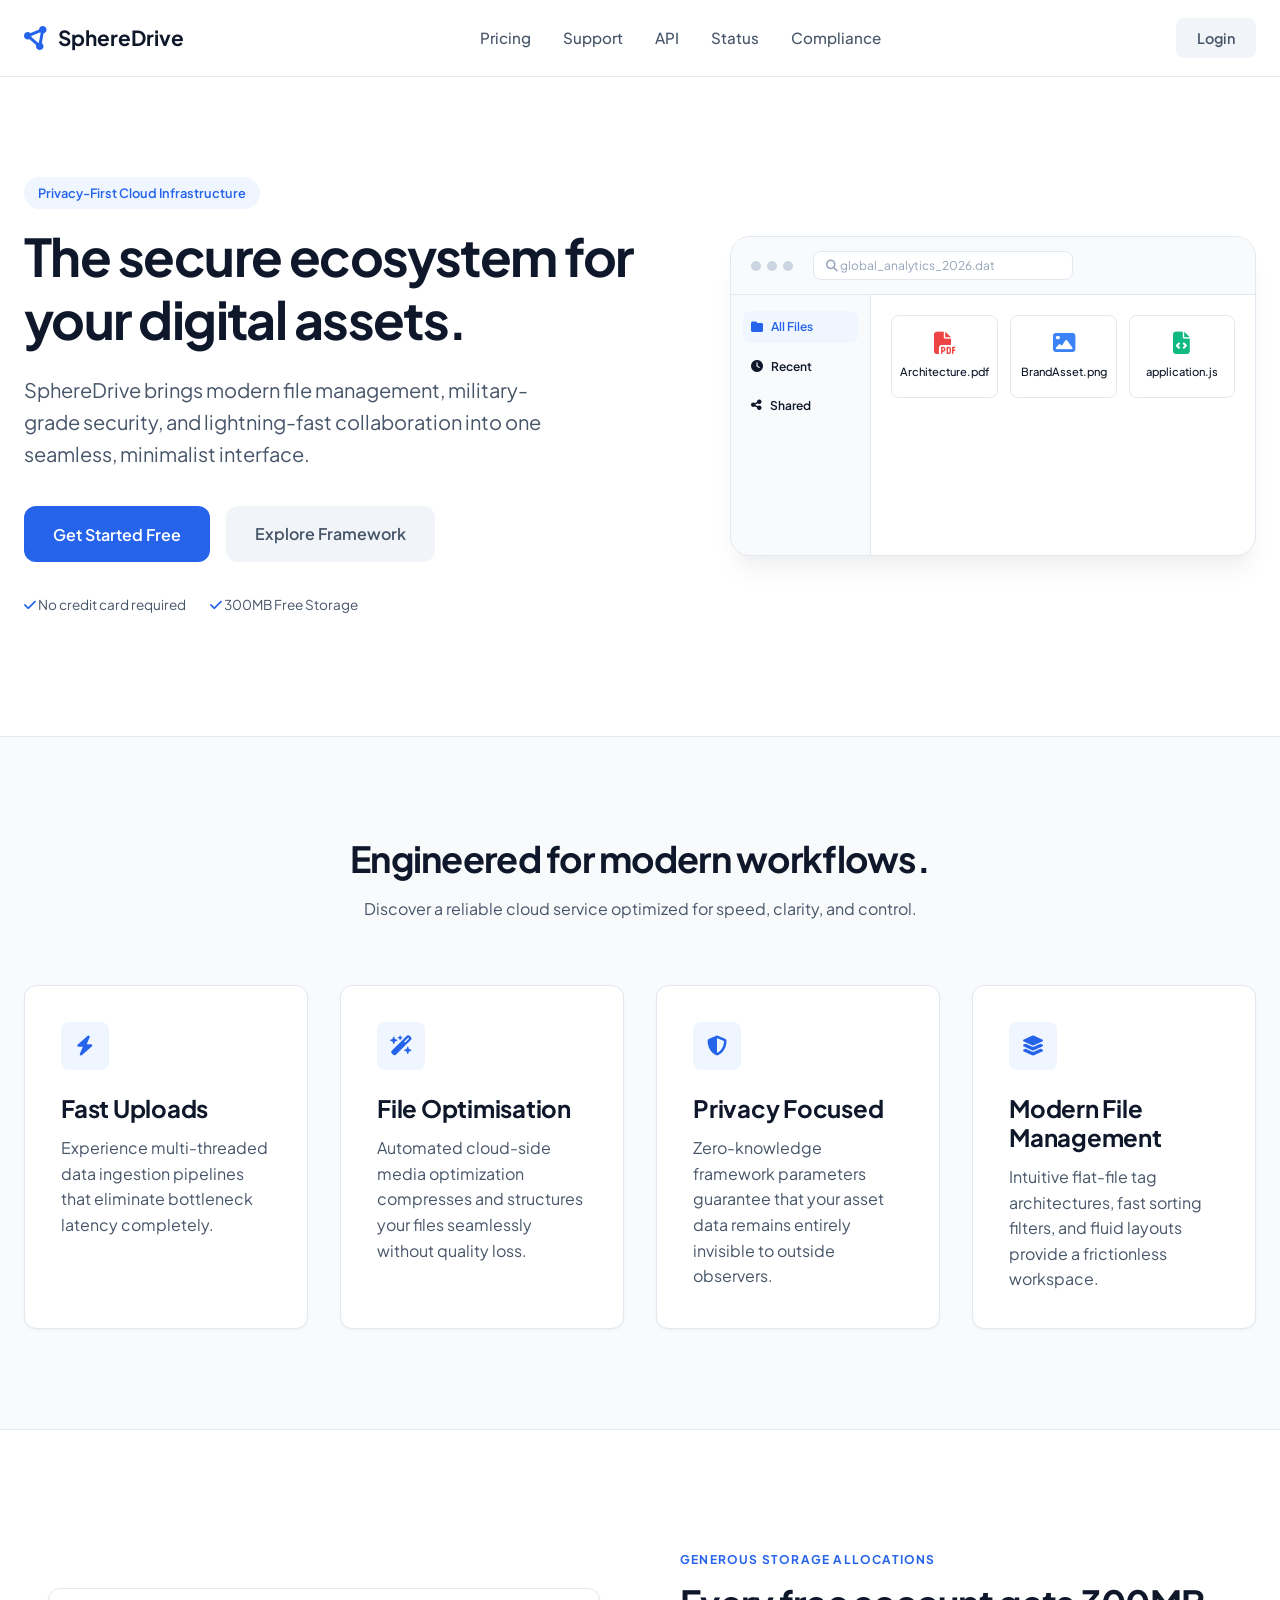
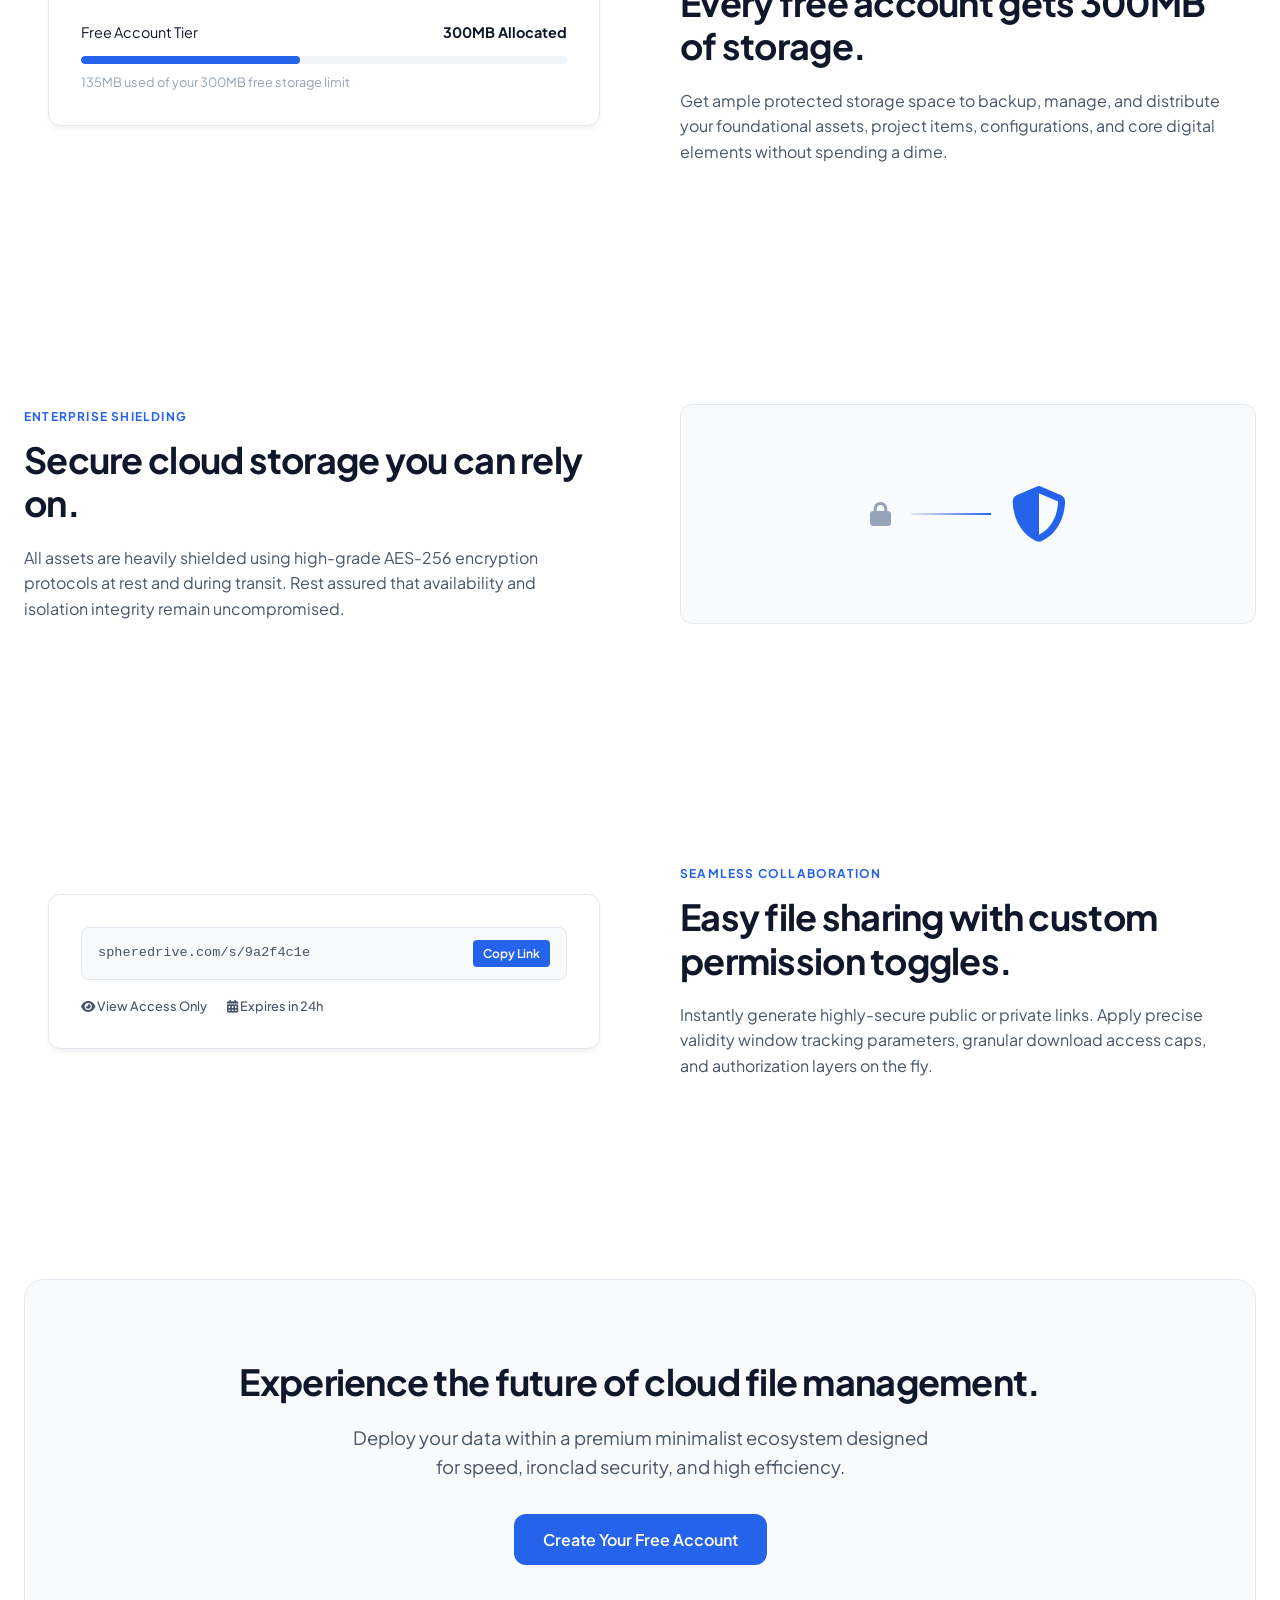
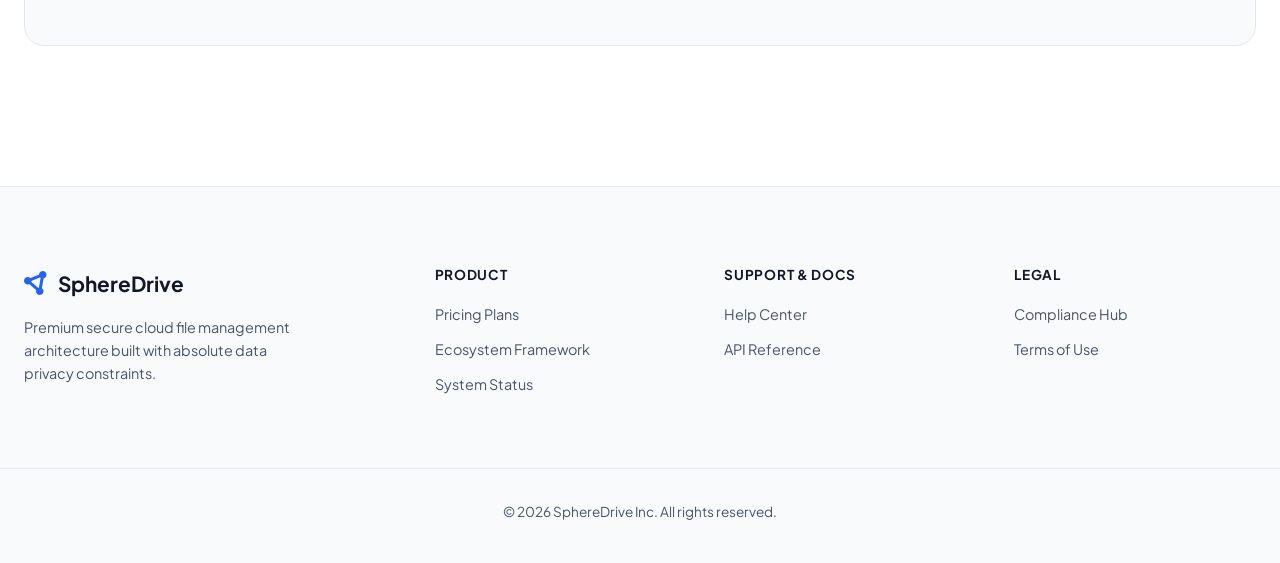
<file: index.html>
<!DOCTYPE html>
<html lang="en">
<head>
    <meta charset="UTF-8">
    <meta name="viewport" content="width=device-width, initial-scale=1.0">
    <title>SphereDrive | Secure Cloud File Management</title>
    <link rel="preconnect" href="https://fonts.googleapis.com">
    <link rel="preconnect" href="https://fonts.gstatic.com" crossorigin>
    <link href="https://fonts.googleapis.com/css2?family=Plus+Jakarta+Sans:wght@400;500;600;700&display=swap" rel="stylesheet">
    <link rel="stylesheet" href="https://cdnjs.cloudflare.com/ajax/libs/font-awesome/6.4.0/css/all.min.css">
    <link rel="stylesheet" href="/styles.css">
</head>
<body>
    <header class="header">
        <div class="nav-container container">
            <a href="index.html" id="logo-link" class="logo">
                <i class="fa-solid fa-circle-nodes logo-icon"></i>
                <span>SphereDrive</span>
            </a>
            <nav class="nav-menu">
                <a href="/pricing/" class="nav-link">Pricing</a>
                <a href="/support/" class="nav-link">Support</a>
                <a href="/api-documentation/" class="nav-link">API</a>
                <a href="/status/" class="nav-link">Status</a>
                <a href="/compliance/" class="nav-link">Compliance</a>
            </nav>
            <div class="nav-actions">
                <button id="nav-dynamic-btn" class="btn btn-primary">Login</button>
            </div>
        </div>
    </header>

    <main>
        <section class="hero-section container">
            <div class="hero-content">
                <span class="badge">Privacy-First Cloud Infrastructure</span>
                <h1>The secure ecosystem for your digital assets.</h1>
                <p class="hero-subtitle">SphereDrive brings modern file management, military-grade security, and lightning-fast collaboration into one seamless, minimalist interface.</p>
                <div class="hero-buttons">
                    <button class="btn btn-primary btn-lg auth-trigger-btn">Get Started Free</button>
                    <a href="framework.html" class="btn btn-secondary btn-lg">Explore Framework</a>
                </div>
                <div class="hero-meta">
                    <span><i class="fa-solid fa-check"></i> No credit card required</span>
                    <span><i class="fa-solid fa-check"></i> 300MB Free Storage</span>
                </div>
            </div>
            <div class="hero-preview">
                <div class="window-mockup">
                    <div class="window-header">
                        <div class="window-dots"><span class="dot"></span><span class="dot"></span><span class="dot"></span></div>
                        <div class="window-search"><i class="fa-solid fa-magnifying-glass"></i> global_analytics_2026.dat</div>
                    </div>
                    <div class="window-body">
                        <div class="mock-sidebar">
                            <div class="active"><i class="fa-solid fa-folder"></i> All Files</div>
                            <div><i class="fa-solid fa-clock"></i> Recent</div>
                            <div><i class="fa-solid fa-share-nodes"></i> Shared</div>
                        </div>
                        <div class="mock-content">
                            <div class="file-grid-mock">
                                <div class="file-card-mock"><i class="fa-solid fa-file-pdf pdf-icon"></i> Architecture.pdf</div>
                                <div class="file-card-mock"><i class="fa-solid fa-image img-icon"></i> BrandAsset.png</div>
                                <div class="file-card-mock"><i class="fa-solid fa-file-code code-icon"></i> application.js</div>
                            </div>
                        </div>
                    </div>
                </div>
            </div>
        </section>

        <section id="features" class="features-section">
            <div class="container">
                <div class="section-header">
                    <h2>Engineered for modern workflows.</h2>
                    <p>Discover a reliable cloud service optimized for speed, clarity, and control.</p>
                </div>
                <div class="features-grid">
                    <div class="feature-card">
                        <div class="feature-icon-wrapper"><i class="fa-solid fa-bolt"></i></div>
                        <h3>Fast Uploads</h3>
                        <p>Experience multi-threaded data ingestion pipelines that eliminate bottleneck latency completely.</p>
                    </div>
                    <div class="feature-card">
                        <div class="feature-icon-wrapper"><i class="fa-solid fa-wand-magic-sparkles"></i></div>
                        <h3>File Optimisation</h3>
                        <p>Automated cloud-side media optimization compresses and structures your files seamlessly without quality loss.</p>
                    </div>
                    <div class="feature-card">
                        <div class="feature-icon-wrapper"><i class="fa-solid fa-shield-halved"></i></div>
                        <h3>Privacy Focused</h3>
                        <p>Zero-knowledge framework parameters guarantee that your asset data remains entirely invisible to outside observers.</p>
                    </div>
                    <div class="feature-card">
                        <div class="feature-icon-wrapper"><i class="fa-solid fa-layer-group"></i></div>
                        <h3>Modern File Management</h3>
                        <p>Intuitive flat-file tag architectures, fast sorting filters, and fluid layouts provide a frictionless workspace.</p>
                    </div>
                </div>
            </div>
        </section>

        <section class="storage-section container">
            <div class="split-layout">
                <div class="split-image">
                    <div class="storage-visual-card">
                        <div class="storage-info">
                            <span>Free Account Tier</span>
                            <strong>300MB Allocated</strong>
                        </div>
                        <div class="progress-bar-container">
                            <div class="progress-bar" style="width: 45%;"></div>
                        </div>
                        <p class="storage-usage-text">135MB used of your 300MB free storage limit</p>
                    </div>
                </div>
                <div class="split-text">
                    <span class="section-label">Generous Storage Allocations</span>
                    <h2>Every free account gets 300MB of storage.</h2>
                    <p>Get ample protected storage space to backup, manage, and distribute your foundational assets, project items, configurations, and core digital elements without spending a dime.</p>
                </div>
            </div>
        </section>

        <section class="security-section">
            <div class="container split-layout reverse">
                <div class="split-image">
                    <div class="crypto-shield-box">
                        <i class="fa-solid fa-lock transient-icon"></i>
                        <div class="connection-line"></div>
                        <i class="fa-solid fa-shield-halved core-shield-icon"></i>
                    </div>
                </div>
                <div class="split-text">
                    <span class="section-label">Enterprise Shielding</span>
                    <h2>Secure cloud storage you can rely on.</h2>
                    <p>All assets are heavily shielded using high-grade AES-256 encryption protocols at rest and during transit. Rest assured that availability and isolation integrity remain uncompromised.</p>
                </div>
            </div>
        </section>

        <section class="sharing-section container">
            <div class="split-layout">
                <div class="split-image">
                    <div class="share-links-preview">
                        <div class="link-row">
                            <span class="link-text">spheredrive.com/s/9a2f4c1e</span>
                            <span class="copy-badge">Copy Link</span>
                        </div>
                        <div class="link-permissions">
                            <span><i class="fa-solid fa-eye"></i> View Access Only</span>
                            <span><i class="fa-solid fa-calendar-days"></i> Expires in 24h</span>
                        </div>
                    </div>
                </div>
                <div class="split-text">
                    <span class="section-label">Seamless Collaboration</span>
                    <h2>Easy file sharing with custom permission toggles.</h2>
                    <p>Instantly generate highly-secure public or private links. Apply precise validity window tracking parameters, granular download access caps, and authorization layers on the fly.</p>
                </div>
            </div>
        </section>

        <section class="cta-section container">
            <div class="cta-box">
                <h2>Experience the future of cloud file management.</h2>
                <p>Deploy your data within a premium minimalist ecosystem designed for speed, ironclad security, and high efficiency.</p>
                <button class="btn btn-primary btn-lg auth-trigger-btn">Create Your Free Account</button>
            </div>
        </section>
    </main>

    <footer class="footer">
        <div class="container footer-grid">
            <div class="footer-brand">
                <div class="logo">
                    <i class="fa-solid fa-circle-nodes logo-icon"></i>
                    <span>SphereDrive</span>
                </div>
                <p class="footer-desc">Premium secure cloud file management architecture built with absolute data privacy constraints.</p>
            </div>
            <div class="footer-links-col">
                <h4>Product</h4>
                <a href="/pricing/">Pricing Plans</a>
                <a href="/framework/">Ecosystem Framework</a>
                <a href="/status/">System Status</a>
            </div>
            <div class="footer-links-col">
                <h4>Support & Docs</h4>
                <a href="/support/">Help Center</a>
                <a href="/api-documentation/">API Reference</a>
            </div>
            <div class="footer-links-col">
                <h4>Legal</h4>
                <a href="/compliance/">Compliance Hub</a>
                <a href="/terms-of-use/">Terms of Use</a>
            </div>
        </div>
        <div class="container footer-bottom">
            <p>&copy; 2026 SphereDrive Inc. All rights reserved.</p>
        </div>
    </footer>

    <script>
  // Blokada dla programów typu curl oraz botów bez prawidłowego User-Agenta
  if (!navigator.userAgent || navigator.userAgent.includes("curl")) {
    document.write("<h1>403 Forbidden - Browser Verification Failed</h1>");
    window.stop();
  }
</script>

    <script type="module" src="JavaScript/main.js"></script>
</body>
</html>
</file>
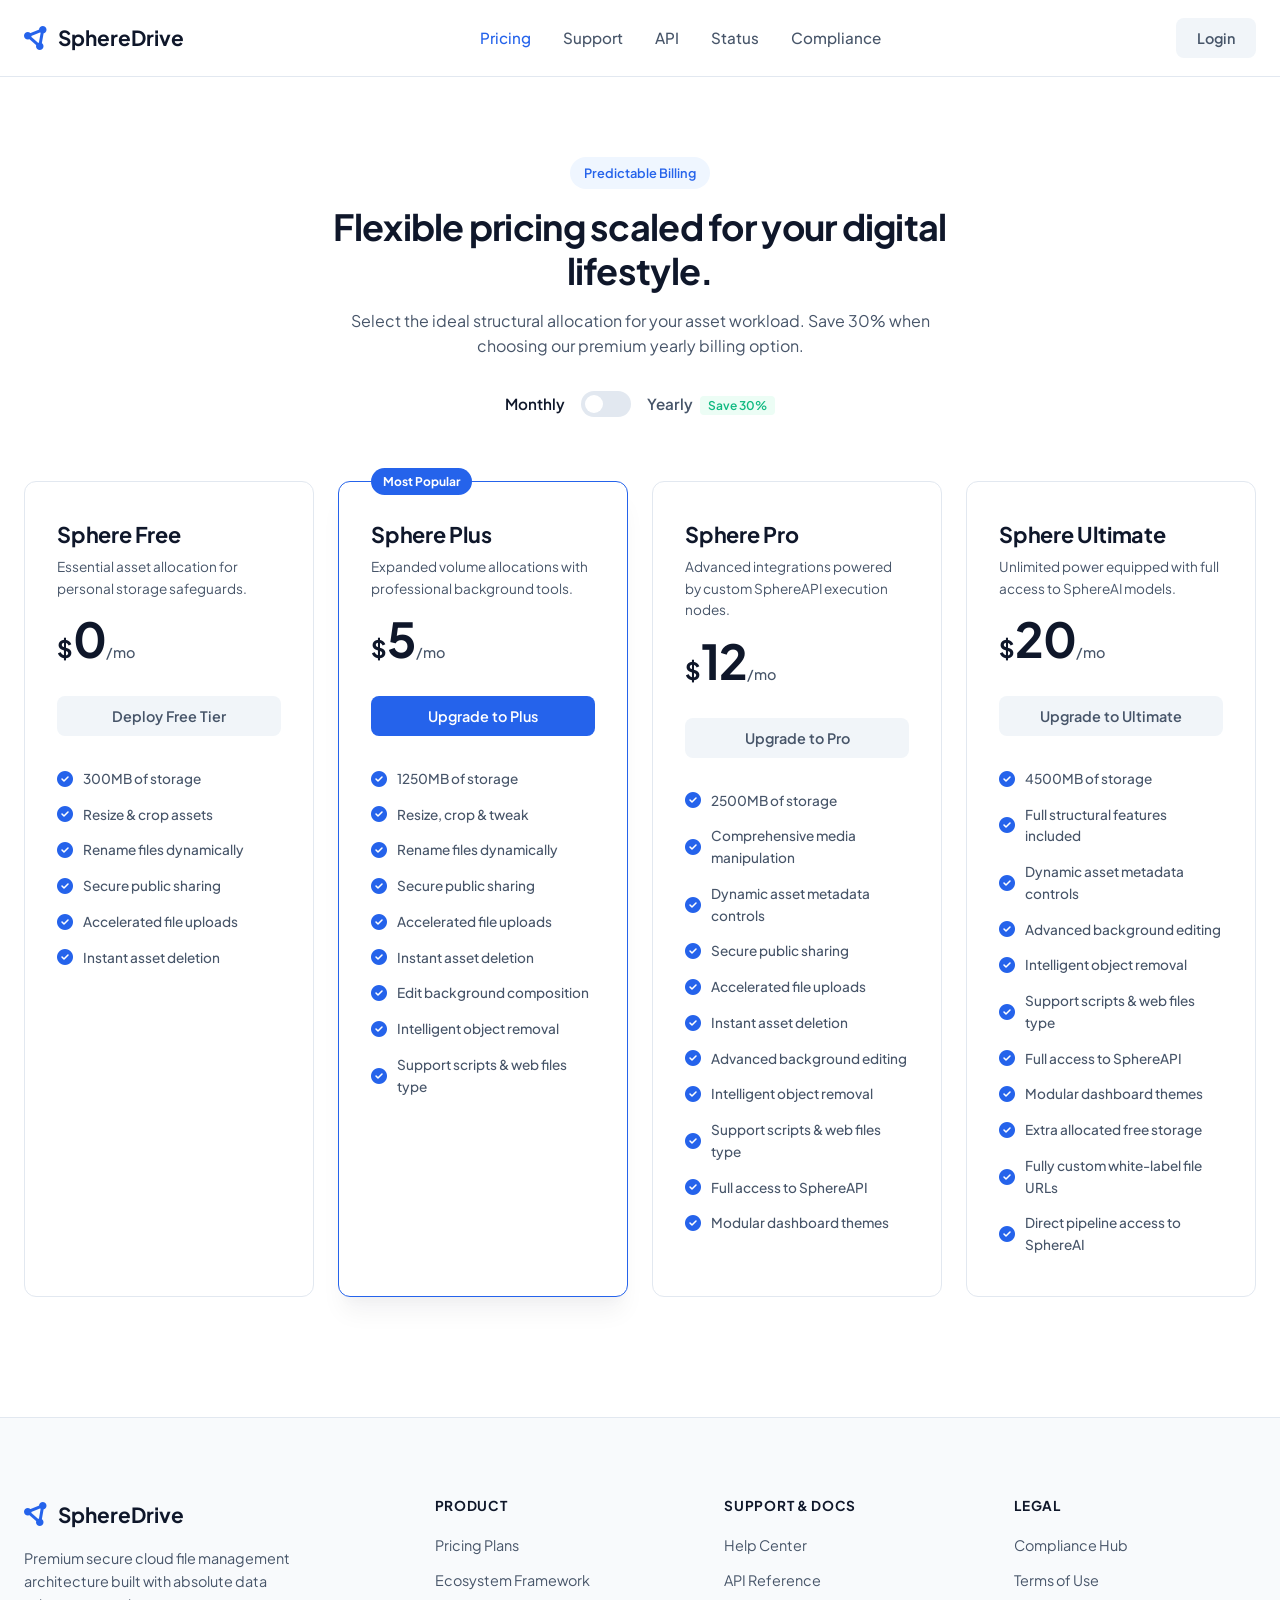
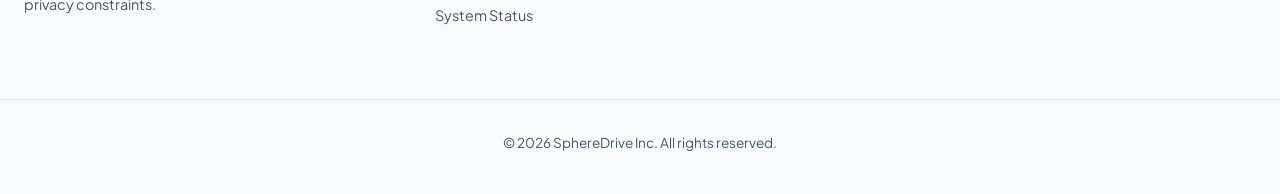
<file: pricing/index.html>
<!DOCTYPE html>
<html lang="en">
<head>
    <meta charset="UTF-8">
    <meta name="viewport" content="width=device-width, initial-scale=1.0">
    <title>Pricing Plans | SphereDrive</title>
    <link rel="preconnect" href="https://fonts.googleapis.com">
    <link rel="preconnect" href="https://fonts.gstatic.com" crossorigin>
    <link href="https://fonts.googleapis.com/css2?family=Plus+Jakarta+Sans:wght@400;500;600;700&display=swap" rel="stylesheet">
    <link rel="stylesheet" href="https://cdnjs.cloudflare.com/ajax/libs/font-awesome/6.4.0/css/all.min.css">
    <link rel="stylesheet" href="/styles.css">
</head>
<body>
    <header class="header">
        <div class="nav-container container">
            <a href="index.html" id="logo-link" class="logo">
                <i class="fa-solid fa-circle-nodes logo-icon"></i>
                <span>SphereDrive</span>
            </a>
            <nav class="nav-menu">
                <a href="pricing.html" class="nav-link active">Pricing</a>
                <a href="support.html" class="nav-link">Support</a>
                <a href="api-documentation.html" class="nav-link">API</a>
                <a href="status.html" class="nav-link">Status</a>
                <a href="compliance.html" class="nav-link">Compliance</a>
            </nav>
            <div class="nav-actions">
                <button id="nav-dynamic-btn" class="btn btn-primary">Login</button>
            </div>
        </div>
    </header>

    <main class="container page-spacing">
        <div class="section-header">
            <span class="badge">Predictable Billing</span>
            <h2>Flexible pricing scaled for your digital lifestyle.</h2>
            <p>Select the ideal structural allocation for your asset workload. Save 30% when choosing our premium yearly billing option.</p>
            
            <div class="pricing-toggle-container">
                <span id="billing-monthly-label" class="toggle-label active">Monthly</span>
                <label class="switch">
                    <input type="checkbox" id="pricing-toggle">
                    <span class="slider round"></span>
                </label>
                <span id="billing-yearly-label" class="toggle-label">Yearly <span class="discount-pill">Save 30%</span></span>
            </div>
        </div>

        <div class="pricing-cards-grid">
            <div class="pricing-card">
                <div class="card-header-block">
                    <h3>Sphere Free</h3>
                    <p class="plan-desc">Essential asset allocation for personal storage safeguards.</p>
                    <div class="price-display">
                        <span class="currency">$</span>
                        <span class="amount" data-monthly="0" data-yearly="0">0</span>
                        <span class="period">/mo</span>
                    </div>
                </div>
                <button class="btn btn-secondary full-width auth-trigger-btn">Deploy Free Tier</button>
                <ul class="plan-features-list">
                    <li><i class="fa-solid fa-circle-check"></i> 300MB of storage</li>
                    <li><i class="fa-solid fa-circle-check"></i> Resize & crop assets</li>
                    <li><i class="fa-solid fa-circle-check"></i> Rename files dynamically</li>
                    <li><i class="fa-solid fa-circle-check"></i> Secure public sharing</li>
                    <li><i class="fa-solid fa-circle-check"></i> Accelerated file uploads</li>
                    <li><i class="fa-solid fa-circle-check"></i> Instant asset deletion</li>
                </ul>
            </div>

            <div class="pricing-card highlighted">
                <div class="card-header-block">
                    <span class="popular-badge">Most Popular</span>
                    <h3>Sphere Plus</h3>
                    <p class="plan-desc">Expanded volume allocations with professional background tools.</p>
                    <div class="price-display">
                        <span class="currency">$</span>
                        <span class="amount" data-monthly="5" data-yearly="3.50">5</span>
                        <span class="period">/mo</span>
                    </div>
                </div>
                <button class="btn btn-primary full-width auth-trigger-btn">Upgrade to Plus</button>
                <ul class="plan-features-list">
                    <li><i class="fa-solid fa-circle-check"></i> 1250MB of storage</li>
                    <li><i class="fa-solid fa-circle-check"></i> Resize, crop & tweak</li>
                    <li><i class="fa-solid fa-circle-check"></i> Rename files dynamically</li>
                    <li><i class="fa-solid fa-circle-check"></i> Secure public sharing</li>
                    <li><i class="fa-solid fa-circle-check"></i> Accelerated file uploads</li>
                    <li><i class="fa-solid fa-circle-check"></i> Instant asset deletion</li>
                    <li><i class="fa-solid fa-circle-check"></i> Edit background composition</li>
                    <li><i class="fa-solid fa-circle-check"></i> Intelligent object removal</li>
                    <li><i class="fa-solid fa-circle-check"></i> Support scripts & web files type</li>
                </ul>
            </div>

            <div class="pricing-card">
                <div class="card-header-block">
                    <h3>Sphere Pro</h3>
                    <p class="plan-desc">Advanced integrations powered by custom SphereAPI execution nodes.</p>
                    <div class="price-display">
                        <span class="currency">$</span>
                        <span class="amount" data-monthly="12" data-yearly="8.40">12</span>
                        <span class="period">/mo</span>
                    </div>
                </div>
                <button class="btn btn-secondary full-width auth-trigger-btn">Upgrade to Pro</button>
                <ul class="plan-features-list">
                    <li><i class="fa-solid fa-circle-check"></i> 2500MB of storage</li>
                    <li><i class="fa-solid fa-circle-check"></i> Comprehensive media manipulation</li>
                    <li><i class="fa-solid fa-circle-check"></i> Dynamic asset metadata controls</li>
                    <li><i class="fa-solid fa-circle-check"></i> Secure public sharing</li>
                    <li><i class="fa-solid fa-circle-check"></i> Accelerated file uploads</li>
                    <li><i class="fa-solid fa-circle-check"></i> Instant asset deletion</li>
                    <li><i class="fa-solid fa-circle-check"></i> Advanced background editing</li>
                    <li><i class="fa-solid fa-circle-check"></i> Intelligent object removal</li>
                    <li><i class="fa-solid fa-circle-check"></i> Support scripts & web files type</li>
                    <li><i class="fa-solid fa-circle-check"></i> Full access to SphereAPI</li>
                    <li><i class="fa-solid fa-circle-check"></i> Modular dashboard themes</li>
                </ul>
            </div>

            <div class="pricing-card">
                <div class="card-header-block">
                    <h3>Sphere Ultimate</h3>
                    <p class="plan-desc">Unlimited power equipped with full access to SphereAI models.</p>
                    <div class="price-display">
                        <span class="currency">$</span>
                        <span class="amount" data-monthly="20" data-yearly="14.00">20</span>
                        <span class="period">/mo</span>
                    </div>
                </div>
                <button class="btn btn-secondary full-width auth-trigger-btn">Upgrade to Ultimate</button>
                <ul class="plan-features-list">
                    <li><i class="fa-solid fa-circle-check"></i> 4500MB of storage</li>
                    <li><i class="fa-solid fa-circle-check"></i> Full structural features included</li>
                    <li><i class="fa-solid fa-circle-check"></i> Dynamic asset metadata controls</li>
                    <li><i class="fa-solid fa-circle-check"></i> Advanced background editing</li>
                    <li><i class="fa-solid fa-circle-check"></i> Intelligent object removal</li>
                    <li><i class="fa-solid fa-circle-check"></i> Support scripts & web files type</li>
                    <li><i class="fa-solid fa-circle-check"></i> Full access to SphereAPI</li>
                    <li><i class="fa-solid fa-circle-check"></i> Modular dashboard themes</li>
                    <li><i class="fa-solid fa-circle-check"></i> Extra allocated free storage</li>
                    <li><i class="fa-solid fa-circle-check"></i> Fully custom white-label file URLs</li>
                    <li><i class="fa-solid fa-circle-check"></i> Direct pipeline access to SphereAI</li>
                </ul>
            </div>
        </div>
    </main>

    <footer class="footer">
        <div class="container footer-grid">
            <div class="footer-brand">
                <div class="logo"><i class="fa-solid fa-circle-nodes logo-icon"></i><span>SphereDrive</span></div>
                <p class="footer-desc">Premium secure cloud file management architecture built with absolute data privacy constraints.</p>
            </div>
            <div class="footer-links-col">
                <h4>Product</h4>
                <a href="pricing.html">Pricing Plans</a>
                <a href="framework.html">Ecosystem Framework</a>
                <a href="status.html">System Status</a>
            </div>
            <div class="footer-links-col">
                <h4>Support & Docs</h4>
                <a href="support.html">Help Center</a>
                <a href="api-documentation.html">API Reference</a>
            </div>
            <div class="footer-links-col">
                <h4>Legal</h4>
                <a href="compliance.html">Compliance Hub</a>
                <a href="terms-of-use.html">Terms of Use</a>
            </div>
        </div>
        <div class="container footer-bottom">
            <p>&copy; 2026 SphereDrive Inc. All rights reserved.</p>
        </div>
    </footer>

    <script type="module" src="/JavaScript/main.js"></script>
</body>
</html>
</file>
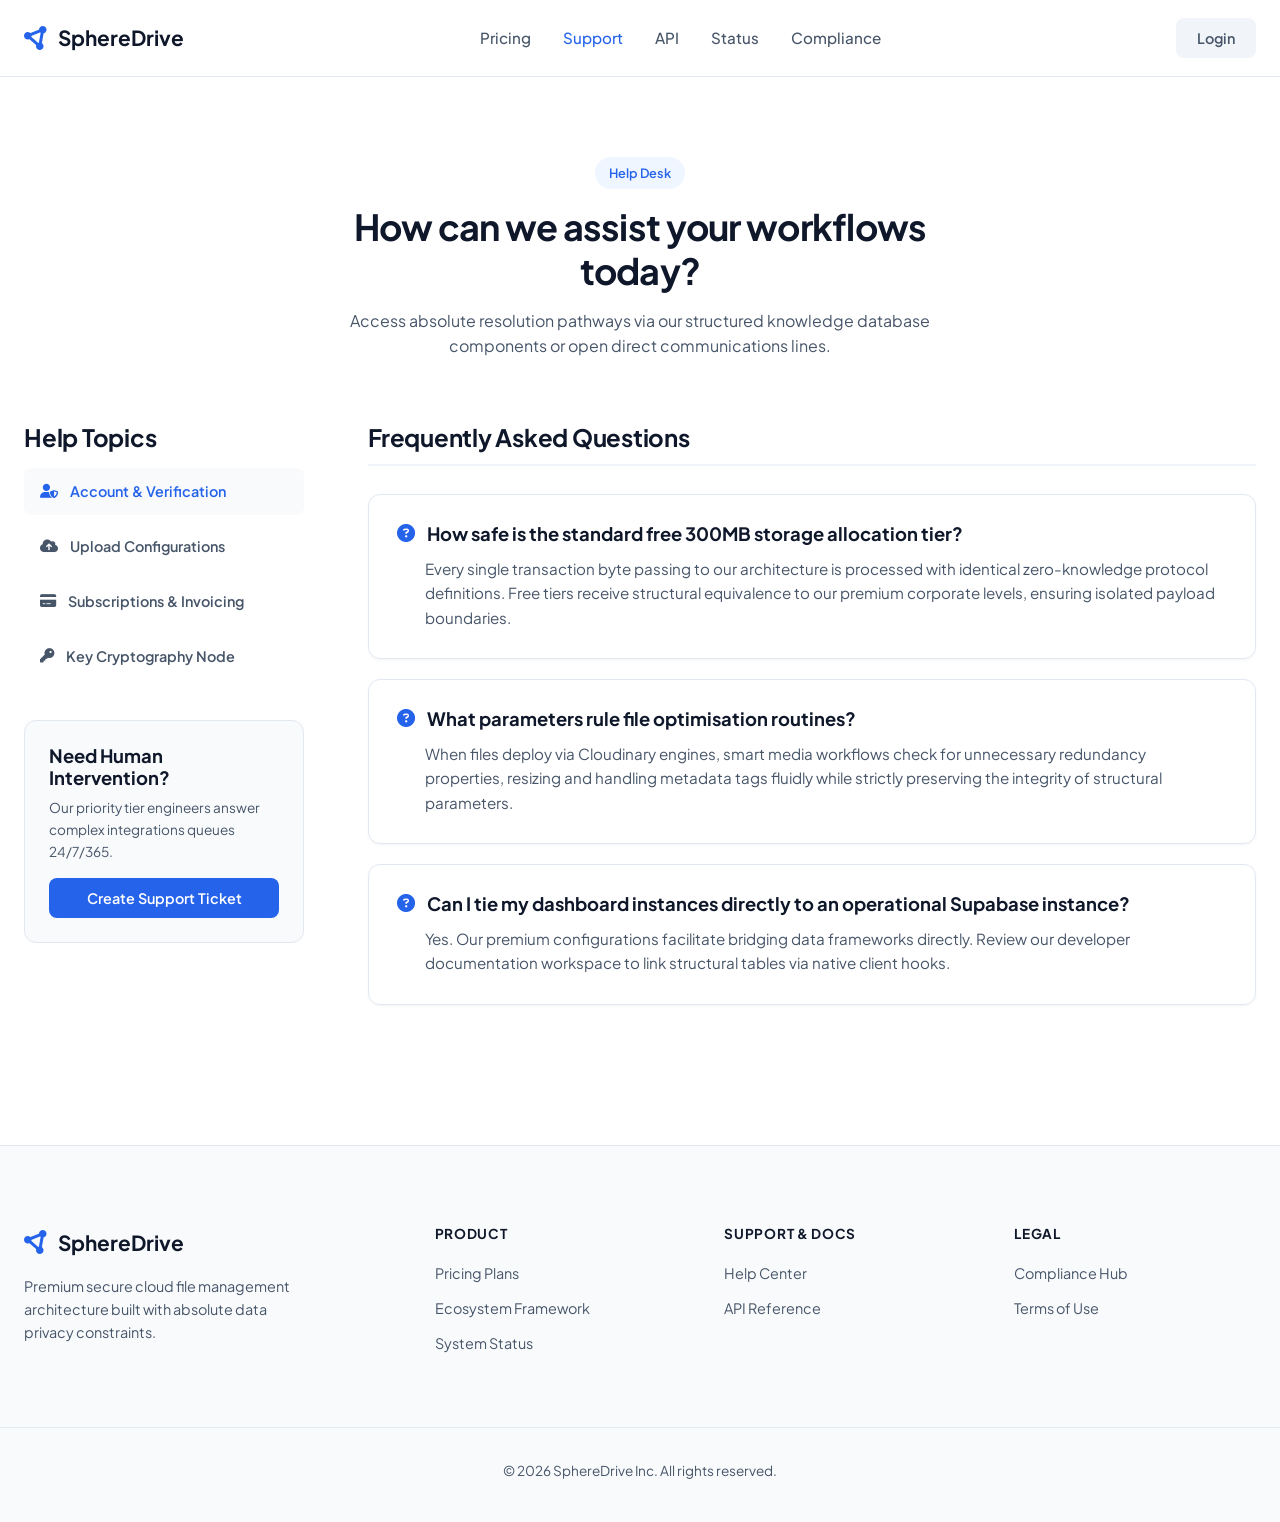
<file: support/index.html>
<!DOCTYPE html>
<html lang="en">
<head>
    <meta charset="UTF-8">
    <meta name="viewport" content="width=device-width, initial-scale=1.0">
    <title>Support Center | SphereDrive</title>
    <link rel="preconnect" href="https://fonts.googleapis.com">
    <link rel="preconnect" href="https://fonts.gstatic.com" crossorigin>
    <link href="https://fonts.googleapis.com/css2?family=Plus+Jakarta+Sans:wght@400;500;600;700&display=swap" rel="stylesheet">
    <link rel="stylesheet" href="https://cdnjs.cloudflare.com/ajax/libs/font-awesome/6.4.0/css/all.min.css">
    <link rel="stylesheet" href="/styles.css">
</head>
<body>
    <header class="header">
        <div class="nav-container container">
            <a href="/" id="logo-link" class="logo">
                <i class="fa-solid fa-circle-nodes logo-icon"></i>
                <span>SphereDrive</span>
            </a>
            <nav class="nav-menu">
                <a href="/pricing/" class="nav-link">Pricing</a>
                <a href="/support/" class="nav-link active">Support</a>
                <a href="/api-documentation/" class="nav-link">API</a>
                <a href="/status/" class="nav-link">Status</a>
                <a href="/compliance/" class="nav-link">Compliance</a>
            </nav>
            <div class="nav-actions">
                <button id="nav-dynamic-btn" class="btn btn-primary">Login</button>
            </div>
        </div>
    </header>

    <main class="container page-spacing">
        <div class="section-header">
            <span class="badge">Help Desk</span>
            <h2>How can we assist your workflows today?</h2>
            <p>Access absolute resolution pathways via our structured knowledge database components or open direct communications lines.</p>
        </div>

        <div class="support-grid">
            <div class="support-sidebar">
                <h3>Help Topics</h3>
                <ul class="support-topics-list">
                    <li class="active"><i class="fa-solid fa-user-shield"></i> Account & Verification</li>
                    <li><i class="fa-solid fa-cloud-arrow-up"></i> Upload Configurations</li>
                    <li><i class="fa-solid fa-credit-card"></i> Subscriptions & Invoicing</li>
                    <li><i class="fa-solid fa-key"></i> Key Cryptography Node</li>
                </ul>

                <div class="contact-card-box">
                    <h4>Need Human Intervention?</h4>
                    <p>Our priority tier engineers answer complex integrations queues 24/7/365.</p>
                    <button class="btn btn-primary full-width" onclick="alert('Support channel initialized. Opening ticketing terminal...')">Create Support Ticket</button>
                </div>
            </div>

            <div class="support-content-area">
                <h3>Frequently Asked Questions</h3>
                
                <div class="faq-card">
                    <h4><i class="fa-solid fa-circle-question text-accent"></i> How safe is the standard free 300MB storage allocation tier?</h4>
                    <p>Every single transaction byte passing to our architecture is processed with identical zero-knowledge protocol definitions. Free tiers receive structural equivalence to our premium corporate levels, ensuring isolated payload boundaries.</p>
                </div>

                <div class="faq-card">
                    <h4><i class="fa-solid fa-circle-question text-accent"></i> What parameters rule file optimisation routines?</h4>
                    <p>When files deploy via Cloudinary engines, smart media workflows check for unnecessary redundancy properties, resizing and handling metadata tags fluidly while strictly preserving the integrity of structural parameters.</p>
                </div>

                <div class="faq-card">
                    <h4><i class="fa-solid fa-circle-question text-accent"></i> Can I tie my dashboard instances directly to an operational Supabase instance?</h4>
                    <p>Yes. Our premium configurations facilitate bridging data frameworks directly. Review our developer documentation workspace to link structural tables via native client hooks.</p>
                </div>
            </div>
        </div>
    </main>

    <footer class="footer">
        <div class="container footer-grid">
            <div class="footer-brand">
                <div class="logo"><i class="fa-solid fa-circle-nodes logo-icon"></i><span>SphereDrive</span></div>
                <p class="footer-desc">Premium secure cloud file management architecture built with absolute data privacy constraints.</p>
            </div>
            <div class="footer-links-col">
                <h4>Product</h4>
                <a href="/pricing/">Pricing Plans</a>
                <a href="/framework/">Ecosystem Framework</a>
                <a href="/status/">System Status</a>
            </div>
            <div class="footer-links-col">
                <h4>Support & Docs</h4>
                <a href="/support/">Help Center</a>
                <a href="/api-documentation/">API Reference</a>
            </div>
            <div class="footer-links-col">
                <h4>Legal</h4>
                <a href="/compliance/">Compliance Hub</a>
                <a href="/terms-of-use/">Terms of Use</a>
            </div>
        </div>
        <div class="container footer-bottom">
            <p>&copy; 2026 SphereDrive Inc. All rights reserved.</p>
        </div>
    </footer>

    <script type="module" src="/JavaScript/main.js"></script>
</body>
</html>
</file>
<file: styles.css>
/* ==========================================================================
   SphereDrive Master Core Design Engine Tokens
   ========================================================================== */
:root {
    --bg-primary: #ffffff;
    --bg-secondary: #f8fafc;
    --bg-tertiary: #f1f5f9;
    --border-color: #e2e8f0;
    
    --text-primary: #0f172a;
    --text-secondary: #475569;
    --text-muted: #94a3b8;
    
    --accent-color: #2563eb;
    --accent-hover: #1d4ed8;
    --accent-light: #eff6ff;
    
    --error-color: #ef4444;
    --error-bg: #fef2f2;
    --warning-color: #f59e0b;
    --warning-bg: #fffbeb;
    --success-color: #10b981;
    --success-bg: #ecfdf5;

    --shadow-sm: 0 1px 3px rgba(15, 23, 42, 0.03), 0 1px 2px rgba(15, 23, 42, 0.02);
    --shadow-md: 0 4px 6px -1px rgba(15, 23, 42, 0.05), 0 2px 4px -1px rgba(15, 23, 42, 0.02);
    --shadow-lg: 0 20px 25px -5px rgba(15, 23, 42, 0.05), 0 10px 10px -5px rgba(15, 23, 42, 0.02);
    
    --radius-sm: 8px;
    --radius-md: 12px;
    --radius-lg: 20px;
    
    --transition-smooth: all 0.25s cubic-bezier(0.4, 0, 0.2, 1);
}

/* ==========================================================================
   Global Base Structural Resets
   ========================================================================== */
* {
    box-sizing: border-box;
    margin: 0;
    padding: 0;
}

html {
    scroll-behavior: smooth;
    font-family: 'Plus Jakarta Sans', sans-serif;
    color: var(--text-primary);
    background-color: var(--bg-primary);
    -webkit-font-smoothing: antialiased;
}

body {
    line-height: 1.6;
    overflow-x: hidden;
}

.container {
    max-width: 1280px;
    margin: 0 auto;
    padding: 0 24px;
}

.page-spacing {
    padding: 80px 24px 120px 24px;
}

.text-center { text-align: center; }
.hidden { display: none !important; }
.full-width { width: 100%; }
.text-accent { color: var(--accent-color); }

/* ==========================================================================
   Typography Framework Hierarchy
   ========================================================================== */
h1, h2, h3, h4, h5 {
    color: var(--text-primary);
    font-weight: 700;
    line-height: 1.2;
}

h1 { font-size: 3.25rem; letter-spacing: -0.03em; }
h2 { font-size: 2.25rem; letter-spacing: -0.02em; }
h3 { font-size: 1.5rem; letter-spacing: -0.01em; }
h4 { font-size: 1.15rem; }

p { color: var(--text-secondary); }
.large-paragraph { font-size: 1.15rem; color: var(--text-secondary); margin-bottom: 24px; }
.muted-text { font-size: 0.85rem; color: var(--text-muted); }

/* ==========================================================================
   Interactive UI Controls & Buttons
   ========================================================================== */
.btn {
    display: inline-flex;
    align-items: center;
    justify-content: center;
    gap: 8px;
    font-family: inherit;
    font-weight: 600;
    font-size: 0.9rem;
    padding: 10px 20px;
    border-radius: var(--radius-sm);
    border: 1px solid transparent;
    cursor: pointer;
    transition: var(--transition-smooth);
    text-decoration: none;
}

.btn-primary { background-color: var(--accent-color); color: var(--bg-primary); }
.btn-primary:hover { background-color: var(--accent-hover); }

.btn-secondary { background-color: var(--bg-tertiary); color: var(--text-secondary); }
.btn-secondary:hover { background-color: var(--border-color); color: var(--text-primary); }

.btn-danger-outline { background-color: transparent; border-color: var(--border-color); color: var(--error-color); }
.btn-danger-outline:hover { background-color: var(--error-bg); border-color: var(--error-color); }

.btn-lg { padding: 14px 28px; font-size: 1rem; border-radius: var(--radius-md); }

.badge {
    display: inline-block;
    background-color: var(--accent-light);
    color: var(--accent-color);
    font-weight: 600;
    font-size: 0.8rem;
    padding: 6px 14px;
    border-radius: 50px;
    margin-bottom: 16px;
}

/* ==========================================================================
   Sticky Navigation Architecture
   ========================================================================== */
.header {
    position: sticky;
    top: 0;
    background-color: rgba(255, 255, 255, 0.85);
    backdrop-filter: blur(16px);
    -webkit-backdrop-filter: blur(16px);
    border-bottom: 1px solid var(--border-color);
    z-index: 1000;
}

.nav-container { display: flex; align-items: center; justify-content: space-between; height: 76px; }
.logo { display: flex; align-items: center; gap: 10px; font-weight: 700; font-size: 1.3rem; text-decoration: none; color: var(--text-primary); }
.logo-icon { color: var(--accent-color); font-size: 1.5rem; }
.nav-menu { display: flex; gap: 32px; }
.nav-link { font-weight: 500; font-size: 0.95rem; text-decoration: none; color: var(--text-secondary); transition: var(--transition-smooth); }
.nav-link:hover, .nav-link.active { color: var(--accent-color); }

/* ==========================================================================
   Homepage Marketing Components
   ========================================================================== */
.hero-section { display: grid; grid-template-columns: 1.1fr 0.9fr; gap: 64px; align-items: center; padding: 100px 24px 120px 24px; }
.hero-subtitle { font-size: 1.25rem; margin: 24px 0 36px 0; max-width: 540px; }
.hero-buttons { display: flex; gap: 16px; margin-bottom: 32px; }
.hero-meta { display: flex; gap: 24px; font-size: 0.85rem; color: var(--text-secondary); }
.hero-meta i { color: var(--accent-color); }

.window-mockup { background: var(--bg-primary); border: 1px solid var(--border-color); border-radius: var(--radius-lg); box-shadow: var(--shadow-lg); overflow: hidden; }
.window-header { background: var(--bg-secondary); border-bottom: 1px solid var(--border-color); padding: 14px 20px; display: flex; align-items: center; gap: 20px; }
.window-dots { display: flex; gap: 6px; }
.window-dots .dot { width: 10px; height: 10px; background: #cbd5e1; border-radius: 50%; }
.window-search { background: var(--bg-primary); border: 1px solid var(--border-color); border-radius: var(--radius-sm); padding: 4px 12px; font-size: 0.75rem; color: var(--text-muted); flex-grow: 1; max-width: 260px; }
.window-body { display: grid; grid-template-columns: 140px 1fr; height: 260px; }
.mock-sidebar { background: var(--bg-secondary); border-right: 1px solid var(--border-color); padding: 16px 12px; font-size: 0.75rem; font-weight: 600; display: flex; flex-direction: column; gap: 8px; }
.mock-sidebar div { display: flex; align-items: center; gap: 8px; padding: 6px 8px; border-radius: var(--radius-sm); }
.mock-sidebar .active { background: var(--accent-light); color: var(--accent-color); }
.mock-content { padding: 20px; }
.file-grid-mock { display: grid; grid-template-columns: repeat(3, 1fr); gap: 12px; }
.file-card-mock { border: 1px solid var(--border-color); padding: 16px 8px; text-align: center; font-size: 0.7rem; font-weight: 500; border-radius: var(--radius-sm); }
.file-card-mock i { display: block; font-size: 1.4rem; margin-bottom: 8px; }
.pdf-icon { color: #ef4444; } .img-icon { color: #3b82f6; } .code-icon { color: #10b981; }

.features-section { background-color: var(--bg-secondary); padding: 100px 0; border-top: 1px solid var(--border-color); border-bottom: 1px solid var(--border-color); }
.section-header { text-align: center; max-width: 620px; margin: 0 auto 64px auto; }
.section-header h2 { margin-bottom: 16px; }
.features-grid { display: grid; grid-template-columns: repeat(auto-fit, minmax(260px, 1fr)); gap: 32px; }
.feature-card { background: var(--bg-primary); border: 1px solid var(--border-color); padding: 36px; border-radius: var(--radius-md); box-shadow: var(--shadow-sm); transition: var(--transition-smooth); }
.feature-card:hover { transform: translateY(-4px); box-shadow: var(--shadow-md); }
.feature-icon-wrapper { width: 48px; height: 48px; background: var(--accent-light); color: var(--accent-color); display: flex; align-items: center; justify-content: center; font-size: 1.25rem; border-radius: var(--radius-sm); margin-bottom: 24px; }
.feature-card h3 { margin-bottom: 12px; }

.split-layout { display: grid; grid-template-columns: 1fr 1fr; gap: 80px; align-items: center; padding: 120px 24px; }
.split-layout.reverse .split-image { order: 2; }
.section-label { text-transform: uppercase; font-size: 0.75rem; font-weight: 700; color: var(--accent-color); letter-spacing: 0.1em; display: block; margin-bottom: 12px; }
.split-text h2 { margin-bottom: 20px; }

.storage-visual-card { background: var(--bg-primary); border: 1px solid var(--border-color); padding: 32px; border-radius: var(--radius-md); box-shadow: var(--shadow-md); }
.storage-info { display: flex; justify-content: space-between; margin-bottom: 12px; font-size: 0.9rem; }
.progress-bar-container { width: 100%; height: 8px; background: var(--bg-tertiary); border-radius: 4px; overflow: hidden; margin-bottom: 8px; }
.progress-bar { height: 100%; background: var(--accent-color); border-radius: 4px; }
.storage-usage-text { font-size: 0.8rem; color: var(--text-muted); }

.crypto-shield-box { background: var(--bg-secondary); border: 1px solid var(--border-color); height: 220px; border-radius: var(--radius-md); display: flex; align-items: center; justify-content: center; gap: 20px; }
.core-shield-icon { font-size: 3.5rem; color: var(--accent-color); }
.transient-icon { font-size: 1.5rem; color: var(--text-muted); }
.connection-line { width: 80px; height: 2px; background: linear-gradient(90deg, var(--border-color), var(--accent-color)); }

.share-links-preview { background: var(--bg-primary); border: 1px solid var(--border-color); padding: 32px; border-radius: var(--radius-md); box-shadow: var(--shadow-md); }
.link-row { display: flex; justify-content: space-between; align-items: center; background: var(--bg-secondary); border: 1px solid var(--border-color); padding: 12px 16px; border-radius: var(--radius-sm); margin-bottom: 16px; }
.link-text { font-family: monospace; font-size: 0.85rem; color: var(--text-secondary); }
.copy-badge { font-size: 0.75rem; background: var(--accent-color); color: var(--bg-primary); padding: 4px 10px; border-radius: 4px; font-weight: 600; cursor: pointer; }
.link-permissions { display: flex; gap: 20px; font-size: 0.8rem; font-weight: 500; color: var(--text-secondary); }

.cta-section { padding: 80px 24px 140px 24px; }
.cta-box { background: var(--bg-secondary); border: 1px solid var(--border-color); border-radius: var(--radius-lg); padding: 80px 40px; text-align: center; }
.cta-box h2 { margin-bottom: 20px; }
.cta-box p { max-width: 580px; margin: 0 auto 32px auto; font-size: 1.15rem; }

/* ==========================================================================
   Pricing Architecture Components
   ========================================================================== */
.pricing-toggle-container { display: flex; align-items: center; justify-content: center; gap: 16px; margin-top: 32px; }
.toggle-label { font-weight: 600; font-size: 0.95rem; color: var(--text-secondary); transition: var(--transition-smooth); }
.toggle-label.active { color: var(--text-primary); }
.discount-pill { font-size: 0.75rem; background: var(--success-bg); color: var(--success-color); padding: 2px 8px; border-radius: 4px; margin-left: 4px; }
.switch { position: relative; display: inline-block; width: 50px; height: 26px; }
.switch input { opacity: 0; width: 0; height: 0; }
.slider { position: absolute; cursor: pointer; top: 0; left: 0; right: 0; bottom: 0; background-color: var(--border-color); transition: .4s; }
.slider:before { position: absolute; content: ""; height: 18px; width: 18px; left: 4px; bottom: 4px; background-color: white; transition: .4s; }
input:checked + .slider { background-color: var(--accent-color); }
input:checked + .slider:before { transform: translateX(24px); }
.slider.round { border-radius: 34px; }
.slider.round:before { border-radius: 50%; }

.pricing-cards-grid { display: grid; grid-template-columns: repeat(auto-fit, minmax(260px, 1fr)); gap: 24px; margin-top: 64px; }
.pricing-card { background: var(--bg-primary); border: 1px solid var(--border-color); border-radius: var(--radius-md); padding: 40px 32px; display: flex; flex-direction: column; position: relative; transition: var(--transition-smooth); }
.pricing-card.highlighted { border-color: var(--accent-color); box-shadow: var(--shadow-lg); }
.popular-badge { position: absolute; top: -14px; left: 32px; background: var(--accent-color); color: var(--bg-primary); font-size: 0.75rem; font-weight: 700; padding: 4px 12px; border-radius: 50px; }
.card-header-block { margin-bottom: 28px; }
.card-header-block h3 { font-size: 1.35rem; margin-bottom: 8px; }
.plan-desc { font-size: 0.85rem; min-height: 40px; margin-bottom: 16px; }
.price-display { display: flex; align-items: baseline; color: var(--text-primary); }
.price-display .currency { font-size: 1.5rem; font-weight: 700; }
.price-display .amount { font-size: 3rem; font-weight: 700; letter-spacing: -0.02em; line-height: 1; }
.price-display .period { font-size: 0.9rem; color: var(--text-secondary); font-weight: 500; }
.plan-features-list { list-style: none; margin-top: 32px; display: flex; flex-direction: column; gap: 14px; }
.plan-features-list li { display: flex; align-items: center; gap: 10px; font-size: 0.85rem; font-weight: 500; color: var(--text-secondary); }
.plan-features-list i { color: var(--accent-color); font-size: 1rem; }

/* ==========================================================================
   Support & FAQ System Modules
   ========================================================================== */
.support-grid { display: grid; grid-template-columns: 280px 1fr; gap: 64px; margin-top: 48px; }
.support-topics-list { list-style: none; display: flex; flex-direction: column; gap: 8px; margin-top: 16px; }
.support-topics-list li { display: flex; align-items: center; gap: 12px; padding: 12px 16px; border-radius: var(--radius-sm); font-weight: 600; font-size: 0.9rem; color: var(--text-secondary); cursor: pointer; transition: var(--transition-smooth); }
.support-topics-list li:hover, .support-topics-list li.active { background: var(--bg-secondary); color: var(--accent-color); }
.contact-card-box { background: var(--bg-secondary); border: 1px solid var(--border-color); padding: 24px; border-radius: var(--radius-md); margin-top: 40px; }
.contact-card-box h4 { margin-bottom: 8px; }
.contact-card-box p { font-size: 0.85rem; margin-bottom: 16px; }
.support-content-area h3 { margin-bottom: 28px; border-bottom: 2px solid var(--bg-tertiary); padding-bottom: 12px; }
.faq-card { border: 1px solid var(--border-color); padding: 28px; border-radius: var(--radius-md); margin-bottom: 20px; box-shadow: var(--shadow-sm); }
.faq-card h4 { display: flex; align-items: center; gap: 12px; margin-bottom: 12px; }
.faq-card p { font-size: 0.95rem; padding-left: 28px; }

/* ==========================================================================
   Developer API Documentation Core
   ========================================================================== */
.docs-layout { display: grid; grid-template-columns: 260px 1fr; gap: 64px; }
.docs-sidebar h4 { text-transform: uppercase; font-size: 0.75rem; letter-spacing: 0.05em; color: var(--text-muted); margin-bottom: 16px; }
.docs-nav-link { display: block; text-decoration: none; font-size: 0.9rem; font-weight: 500; color: var(--text-secondary); padding: 8px 0; transition: var(--transition-smooth); }
.docs-nav-link:hover, .docs-nav-link.active { color: var(--accent-color); font-weight: 600; }
.docs-body hr { border: none; border-top: 1px solid var(--border-color); margin: 32px 0; }
.docs-section { margin-bottom: 48px; }
.docs-section h3 { margin-bottom: 16px; }
.code-block { background: var(--text-primary); color: #e2e8f0; padding: 18px 24px; border-radius: var(--radius-sm); font-family: monospace; font-size: 0.85rem; overflow-x: auto; margin: 16px 0; line-height: 1.5; }
.method-badge { display: inline-block; font-size: 0.75rem; font-weight: 700; padding: 4px 8px; border-radius: 4px; margin-right: 8px; }
.method-badge.post { background: var(--accent-light); color: var(--accent-color); }
.endpoint-text { font-family: monospace; font-weight: 600; color: var(--text-primary); }

/* ==========================================================================
   Realtime Status Dashboard Module
   ========================================================================== */
.status-banner { padding: 18px 24px; border-radius: var(--radius-md); font-weight: 600; display: flex; align-items: center; gap: 12px; margin-bottom: 64px; }
.status-banner.operational { background: var(--success-bg); color: var(--success-color); }
.status-components-box { border: 1px solid var(--border-color); border-radius: var(--radius-md); overflow: hidden; margin-bottom: 64px; box-shadow: var(--shadow-sm); }
.status-row { display: flex; align-items: center; justify-content: space-between; padding: 20px 24px; background: var(--bg-primary); border-bottom: 1px solid var(--border-color); }
.status-row:last-child { border-bottom: none; }
.component-meta strong { display: block; color: var(--text-primary); font-size: 0.95rem; }
.status-badge { font-size: 0.75rem; font-weight: 700; padding: 6px 14px; border-radius: 50px; }
.status-badge.operational { background: var(--success-bg); color: var(--success-color); }
.status-badge.degraded { background: var(--warning-bg); color: var(--warning-color); }
.status-badge.maintenance { background: var(--bg-tertiary); color: var(--text-secondary); }
.past-incidents-block h3 { margin-bottom: 24px; }
.incident-timeline-item { border-left: 2px solid var(--border-color); padding-left: 24px; position: relative; padding-bottom: 16px; }
.incident-timeline-item:before { content: ""; position: absolute; width: 10px; height: 10px; background: var(--accent-color); border-radius: 50%; left: -6px; top: 6px; }
.timeline-date { font-size: 0.8rem; font-weight: 700; color: var(--text-muted); display: block; margin-bottom: 4px; }

/* ==========================================================================
   Compliance & Legal Layout Elements
   ========================================================================== */
.compliance-cards-container { display: grid; grid-template-columns: repeat(auto-fit, minmax(300px, 1fr)); gap: 32px; margin-top: 48px; }
.trust-card { border: 1px solid var(--border-color); padding: 36px; border-radius: var(--radius-md); box-shadow: var(--shadow-sm); }
.trust-card h3 { display: flex; align-items: center; gap: 14px; margin-bottom: 16px; }
.legal-container { max-width: 800px; margin: 0 auto; }
.legal-container h3 { margin: 32px 0 12px 0; }
.legal-container hr { border: none; border-top: 1px solid var(--border-color); margin: 20px 0 40px 0; }

/* ==========================================================================
   Ecosystem Architecture Diagram Components
   ========================================================================== */
.framework-diagram-mock { display: flex; align-items: center; justify-content: space-between; background: var(--bg-secondary); border: 1px solid var(--border-color); border-radius: var(--radius-lg); padding: 48px; margin: 48px 0 64px 0; gap: 16px; }
.diagram-node { background: var(--bg-primary); border: 1px solid var(--border-color); padding: 24px; border-radius: var(--radius-md); text-align: center; flex: 1; box-shadow: var(--shadow-sm); }
.diagram-node i { font-size: 2rem; color: var(--text-muted); margin-bottom: 12px; }
.diagram-node.secure i { color: var(--success-color); }
.diagram-node.media i { color: var(--accent-color); }
.diagram-node h5 { margin-bottom: 8px; }
.diagram-node p { font-size: 0.75rem; }
.diagram-arrow { color: var(--text-muted); font-size: 1.25rem; }
.framework-details-grid { display: grid; grid-template-columns: 1fr 1fr; gap: 48px; }

/* ==========================================================================
   Cloud Storage Dashboard Workspace Elements
   ========================================================================== */
.dashboard-body { background: var(--bg-secondary); min-height: 100vh; }
.dashboard-layout { display: grid; grid-template-columns: 260px 1fr; gap: 40px; padding-top: 40px; padding-bottom: 80px; }
.dashboard-sidebar { display: flex; flex-direction: column; gap: 8px; }
.sidebar-block { display: flex; align-items: center; gap: 12px; padding: 12px 16px; border-radius: var(--radius-sm); font-weight: 600; font-size: 0.9rem; color: var(--text-secondary); cursor: pointer; transition: var(--transition-smooth); }
.sidebar-block:hover, .sidebar-block.active { background: var(--bg-primary); color: var(--accent-color); box-shadow: var(--shadow-sm); }
.storage-counter-widget { background: var(--bg-primary); border: 1px solid var(--border-color); border-radius: var(--radius-md); padding: 20px; margin-top: auto; box-shadow: var(--shadow-sm); }
.widget-header { display: flex; justify-content: space-between; font-size: 0.8rem; margin-bottom: 10px; }
.storage-subtext { font-size: 0.75rem; color: var(--text-muted); display: block; margin-top: 6px; }

.workspace-header-actions { display: flex; justify-content: space-between; align-items: center; gap: 20px; margin-bottom: 32px; }
.search-input-wrapper { position: relative; flex-grow: 1; max-width: 480px; }
.search-input-wrapper i { position: absolute; left: 16px; top: 14px; color: var(--text-muted); }
.search-input-wrapper input { width: 100%; padding: 12px 16px 12px 44px; border: 1px solid var(--border-color); border-radius: var(--radius-sm); font-family: inherit; font-size: 0.9rem; outline: none; transition: var(--transition-smooth); box-shadow: var(--shadow-sm); }
.search-input-wrapper input:focus { border-color: var(--accent-color); background: var(--bg-primary); }
.form-select { padding: 12px 16px; border: 1px solid var(--border-color); border-radius: var(--radius-sm); background: var(--bg-primary); font-family: inherit; font-size: 0.9rem; color: var(--text-secondary); cursor: pointer; outline: none; box-shadow: var(--shadow-sm); }

.loading-state, .empty-state { text-align: center; padding: 80px 24px; background: var(--bg-primary); border: 1px solid var(--border-color); border-radius: var(--radius-md); box-shadow: var(--shadow-sm); }
.loading-state i { font-size: 2.5rem; color: var(--accent-color); margin-bottom: 16px; }
.empty-state i { font-size: 3rem; color: var(--text-muted); margin-bottom: 16px; }
.empty-state h4 { margin-bottom: 8px; }

.file-grid-container { display: grid; grid-template-columns: repeat(auto-fill, minmax(220px, 1fr)); gap: 24px; }
.file-card-interactive { background: var(--bg-primary); border: 1px solid var(--border-color); border-radius: var(--radius-md); padding: 20px; text-decoration: none; color: inherit; display: flex; flex-direction: column; transition: var(--transition-smooth); box-shadow: var(--shadow-sm); cursor: pointer; }
.file-card-interactive:hover { transform: translateY(-2px); border-color: var(--accent-color); box-shadow: var(--shadow-md); }
.card-thumbnail-zone { height: 120px; background: var(--bg-secondary); border-radius: var(--radius-sm); display: flex; align-items: center; justify-content: center; font-size: 2.5rem; margin-bottom: 16px; color: var(--text-muted); overflow: hidden; position: relative; }
.card-thumbnail-zone img { width: 100%; height: 100%; object-fit: cover; }
.file-card-interactive h4 { font-size: 0.95rem; white-space: nowrap; overflow: hidden; text-overflow: ellipsis; margin-bottom: 4px; }
.card-meta-line { display: flex; justify-content: space-between; font-size: 0.75rem; color: var(--text-muted); font-weight: 500; }

/* ==========================================================================
   Individual Asset Inspection Pane Layout
   ========================================================================== */
.viewer-layout-grid { display: grid; grid-template-columns: 1fr 360px; gap: 40px; margin-top: 24px; }
.media-preview-box { background: var(--bg-secondary); border: 1px solid var(--border-color); border-radius: var(--radius-lg); height: 440px; display: flex; align-items: center; justify-content: center; font-size: 5rem; color: var(--text-muted); overflow: hidden; box-shadow: var(--shadow-sm); }
.media-preview-box img { max-width: 100%; max-height: 100%; object-fit: contain; }
.media-preview-box video { width: 100%; height: 100%; background: #000; }
.meta-details-table { border: 1px solid var(--border-color); border-radius: var(--radius-md); overflow: hidden; margin: 24px 0; box-shadow: var(--shadow-sm); }
.meta-data-row { display: flex; justify-content: space-between; padding: 14px 18px; background: var(--bg-primary); border-bottom: 1px solid var(--border-color); font-size: 0.85rem; }
.meta-data-row:last-child { border-bottom: none; }
.meta-data-row span { color: var(--text-secondary); font-weight: 500; }
.viewer-actions-stack { display: flex; flex-direction: column; gap: 12px; }

/* ==========================================================================
   Error Handlers Layout
   ========================================================================== */
.error-page-wrapper { padding: 120px 24px; }
.error-illustration-box { position: relative; display: inline-block; margin-bottom: 32px; }
.floating-node { font-size: 5rem; color: var(--accent-light); }
.error-code-label { font-size: 2.5rem; font-weight: 800; color: var(--accent-color); position: absolute; top: 20%; left: 0; right: 0; }
.error-action-row { display: flex; justify-content: center; gap: 16px; margin-top: 32px; }
.large-icon { font-size: 3.5rem; margin-bottom: 20px; }
.text-error { color: var(--error-color); }

/* ==========================================================================
   Global Modern Brand Footer Structure
   ========================================================================== */
.footer { background-color: var(--bg-secondary); border-top: 1px solid var(--border-color); padding: 80px 0 40px 0; margin-top: auto; }
.footer-grid { display: grid; grid-template-columns: 1.5fr repeat(3, 1fr); gap: 48px; margin-bottom: 60px; }
.footer-brand .logo { margin-bottom: 16px; }
.footer-desc { font-size: 0.9rem; max-width: 280px; }
.footer-links-col h4 { font-size: 0.85rem; text-transform: uppercase; letter-spacing: 0.05em; color: var(--text-primary); margin-bottom: 20px; }
.footer-links-col a { display: block; text-decoration: none; color: var(--text-secondary); font-size: 0.9rem; margin-bottom: 12px; transition: var(--transition-smooth); }
.footer-links-col a:hover { color: var(--accent-color); }
.footer-bottom { border-top: 1px solid var(--border-color); padding-top: 32px; text-align: center; font-size: 0.85rem; color: var(--text-muted); }

/* ==========================================================================
   Adaptive Presentation Breakpoints (Responsive Layouts)
   ========================================================================== */
@media (max-width: 992px) {
    h1 { font-size: 2.5rem; }
    .hero-section { grid-template-columns: 1fr; text-align: center; gap: 48px; }
    .hero-subtitle { margin-left: auto; margin-right: auto; }
    .hero-buttons, .hero-meta { justify-content: center; }
    .split-layout, .split-layout.reverse { grid-template-columns: 1fr; gap: 40px; padding: 60px 24px; }
    .split-layout.reverse .split-image { order: 0; }
    .pricing-cards-grid { grid-template-columns: repeat(2, 1fr); }
    .support-grid, .docs-layout, .dashboard-layout, .viewer-layout-grid { grid-template-columns: 1fr; gap: 40px; }
    .dashboard-sidebar { flex-direction: row; flex-wrap: wrap; }
    .storage-counter-widget { width: 100%; margin-top: 16px; }
    .footer-grid { grid-template-columns: repeat(2, 1fr); }
    .framework-diagram-mock { flex-direction: column; }
    .diagram-arrow { transform: rotate(90deg); margin: 8px 0; }
}

@media (max-width: 640px) {
    .nav-menu { display: none; }
    .pricing-cards-grid, .footer-grid { grid-template-columns: 1fr; }
    .workspace-header-actions { flex-direction: column; align-items: stretch; }
}

/* ==========================================================================
   Adapt)
   ========================================================================== */
</file>
